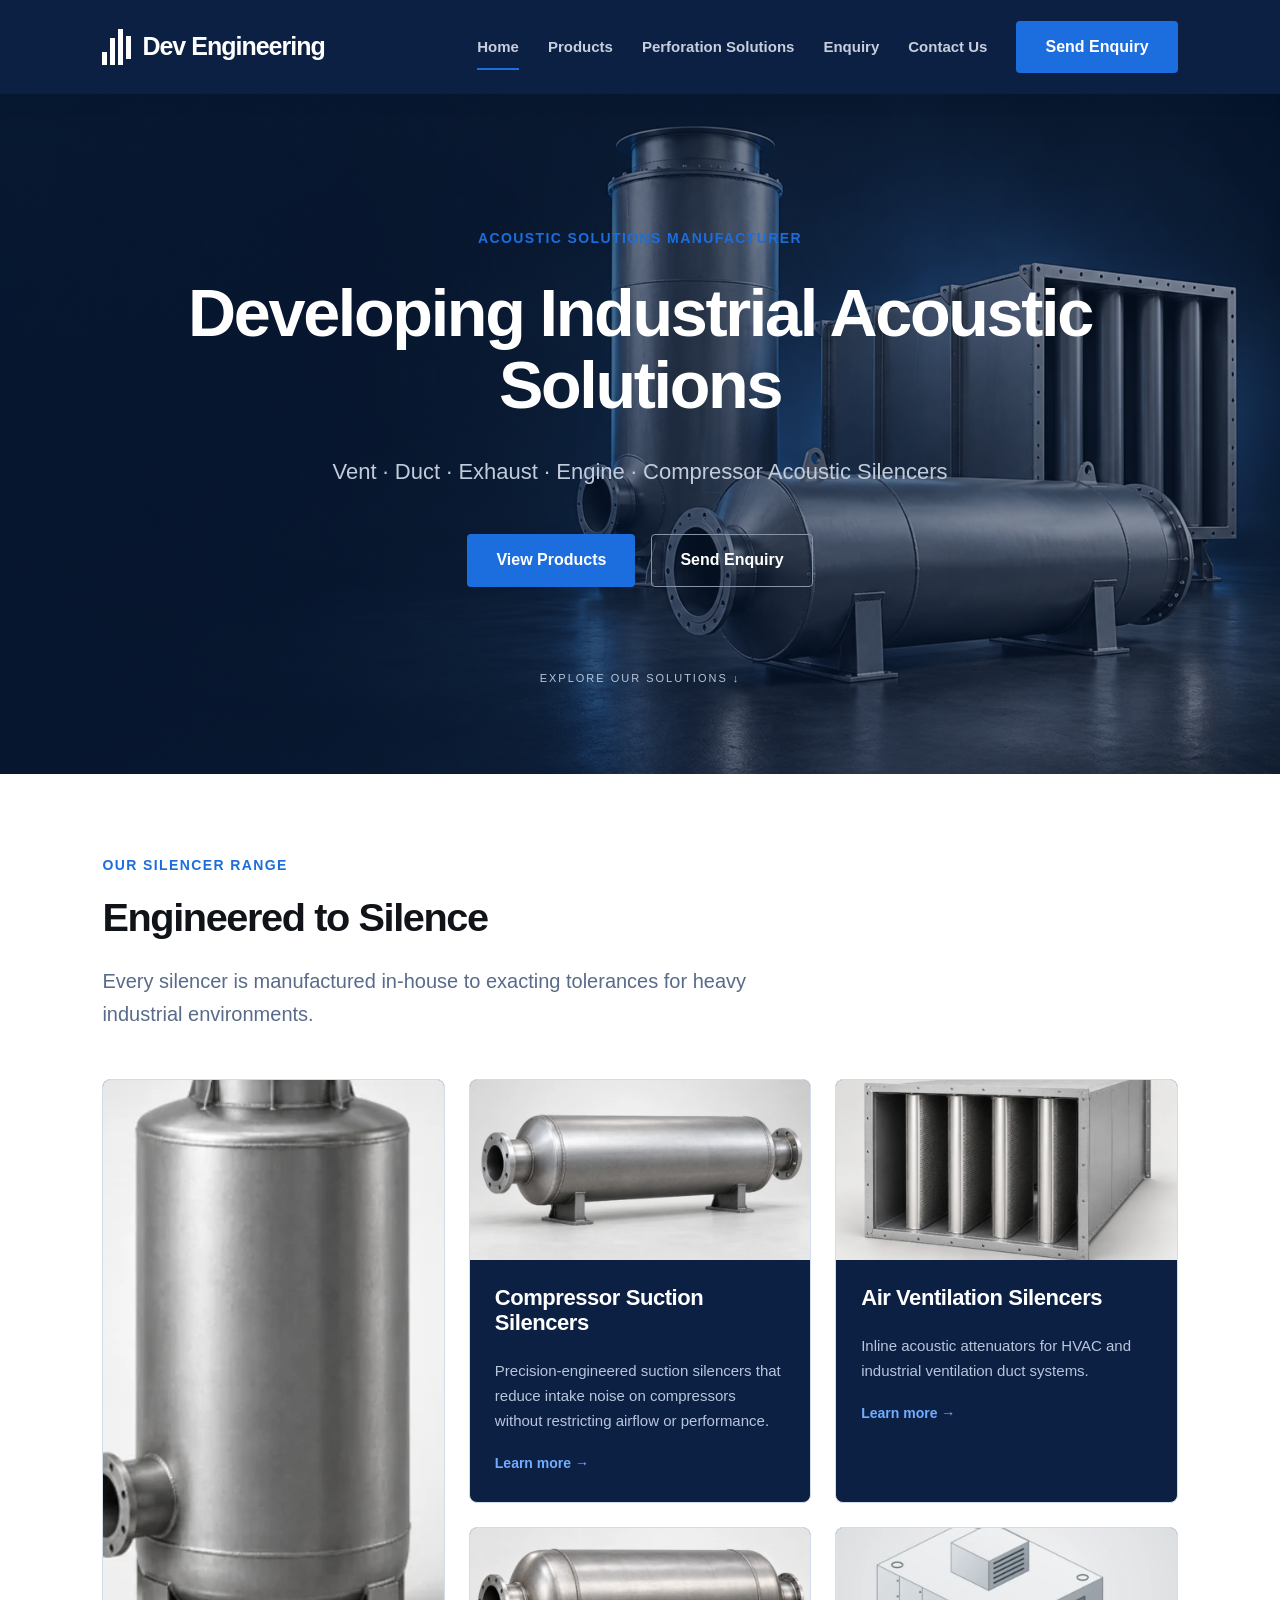
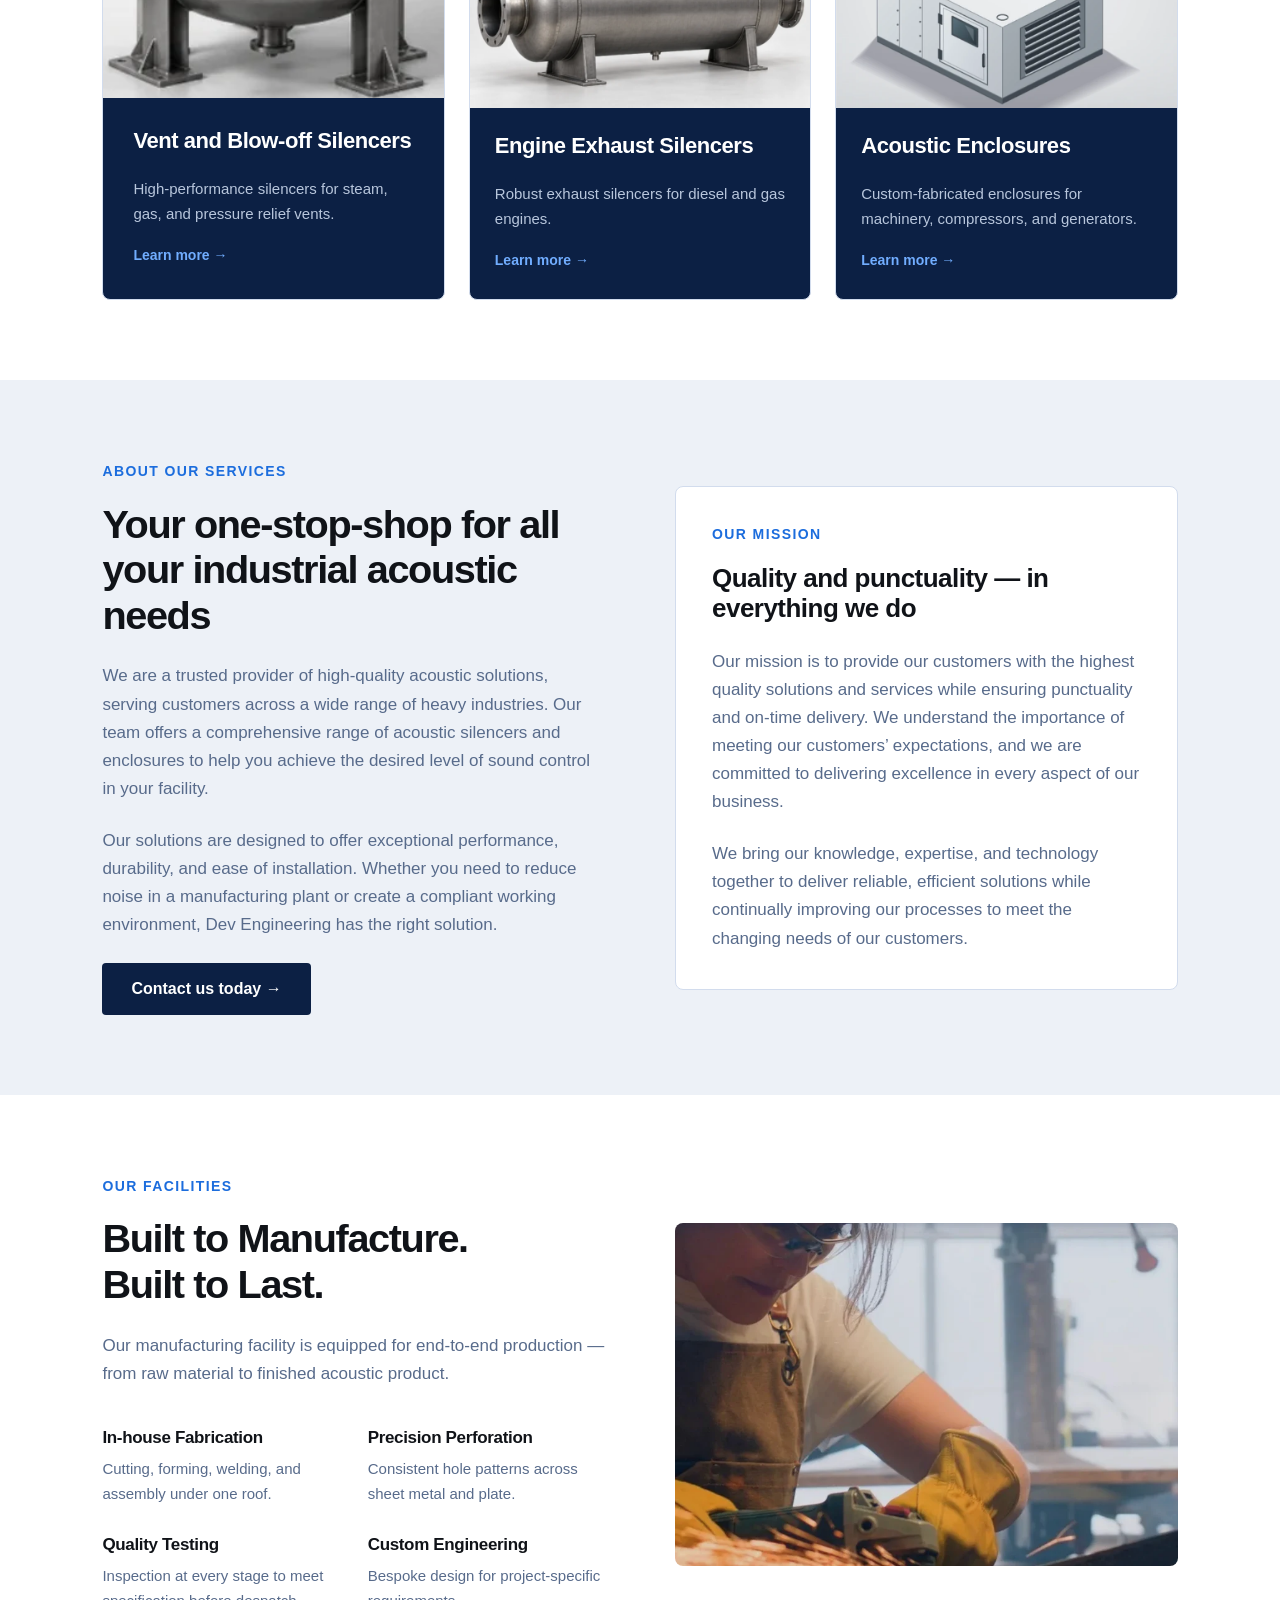
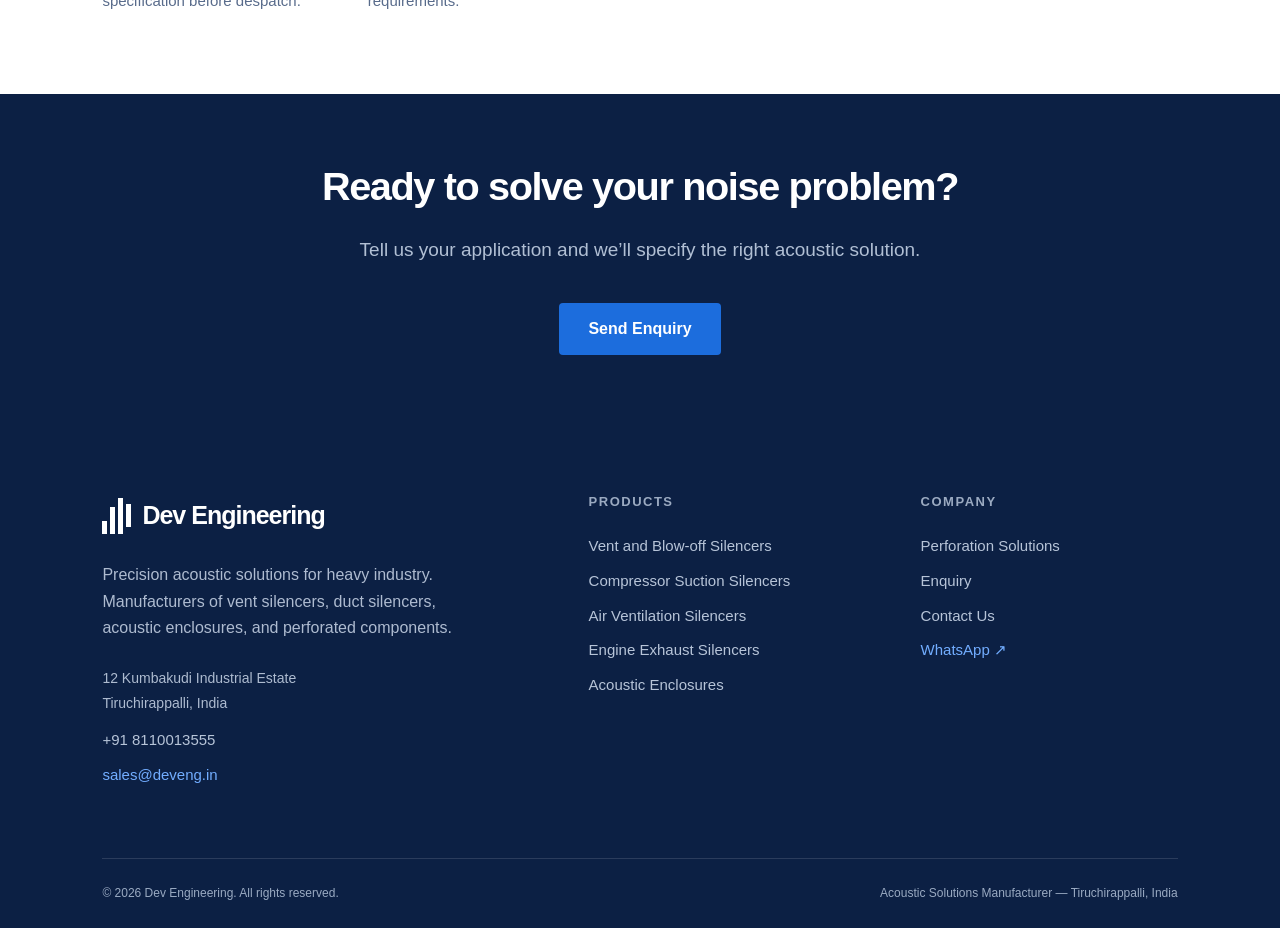
<file: index.html>
<!doctype html><html lang="en"><head><meta charset="utf-8"><meta name="viewport" content="width=device-width,initial-scale=1"><title>Industrial Acoustic Solutions | Dev Engineering</title><meta name="description" content="Industrial acoustic silencers, enclosures and precision perforation solutions from Dev Engineering, Tiruchirappalli, India."><meta name="theme-color" content="#0c2044"><link rel="canonical" href="https://deveng.in/"><link rel="icon" href="assets/favicon.svg" type="image/svg+xml"><link rel="stylesheet" href="styles.css"><script src="site.js" defer></script></head><body><a class="skip" href="#main">Skip to content</a><header><div class="wrap header-inner"><a class="logo" href="index.html" aria-label="Dev Engineering home"><span class="mark" aria-hidden="true"><i></i><i></i><i></i><i></i></span><span>Dev Engineering</span></a><button class="menu" aria-controls="navigation" aria-expanded="false" type="button">Menu <span aria-hidden="true">☰</span></button><nav id="navigation" aria-label="Main navigation"><a href="index.html" aria-current="page">Home</a><a href="products.html">Products</a><a href="perforation.html">Perforation Solutions</a><a href="enquiry.html">Enquiry</a><a href="contact.html">Contact Us</a><a class="button " href="enquiry.html">Send Enquiry</a></nav></div></header><main id="main"><section class="hero"><div class="hero-art" aria-hidden="true"><div class="photo ventilation" role="img" aria-label=""></div><div class="photo exhaust" role="img" aria-label=""></div></div><div class="wrap hero-content"><p class="eyebrow">Acoustic Solutions Manufacturer</p><h1>Developing Industrial Acoustic Solutions</h1><p class="hero-sub">Vent · Duct · Exhaust · Engine · Compressor Acoustic Silencers</p><div class="actions"><a class="button " href="products.html">View Products</a><a class="button outline" href="enquiry.html">Send Enquiry</a></div><a class="scroll" href="#range">EXPLORE OUR SOLUTIONS ↓</a></div></section><section id="range" class="section wrap"><p class="eyebrow">Our Silencer Range</p><h2>Engineered to Silence</h2><p class="intro">Every silencer is manufactured in-house to exacting tolerances for heavy industrial environments.</p><div class="product-grid"><a class="product-card" href="products.html#vent"><div class="photo vent" role="img" aria-label="Vent and Blow-off Silencers"></div><div><h3>Vent and Blow-off Silencers</h3><p>High-performance silencers for steam, gas, and pressure relief vents.</p><span class="blue">Learn more →</span></div></a><a class="product-card" href="products.html#compressor"><div class="photo compressor" role="img" aria-label="Compressor Suction Silencers"></div><div><h3>Compressor Suction Silencers</h3><p>Precision-engineered suction silencers that reduce intake noise on compressors without restricting airflow or performance.</p><span class="blue">Learn more →</span></div></a><a class="product-card" href="products.html#ventilation"><div class="photo ventilation" role="img" aria-label="Air Ventilation Silencers"></div><div><h3>Air Ventilation Silencers</h3><p>Inline acoustic attenuators for HVAC and industrial ventilation duct systems.</p><span class="blue">Learn more →</span></div></a><a class="product-card" href="products.html#exhaust"><div class="photo exhaust" role="img" aria-label="Engine Exhaust Silencers"></div><div><h3>Engine Exhaust Silencers</h3><p>Robust exhaust silencers for diesel and gas engines.</p><span class="blue">Learn more →</span></div></a><a class="product-card" href="products.html#enclosure"><div class="photo enclosure" role="img" aria-label="Acoustic Enclosures"></div><div><h3>Acoustic Enclosures</h3><p>Custom-fabricated enclosures for machinery, compressors, and generators.</p><span class="blue">Learn more →</span></div></a></div></section><section class="section pale"><div class="wrap split"><div><p class="eyebrow">About Our Services</p><h2>Your one-stop-shop for all your industrial acoustic needs</h2><p>We are a trusted provider of high-quality acoustic solutions, serving customers across a wide range of heavy industries. Our team offers a comprehensive range of acoustic silencers and enclosures to help you achieve the desired level of sound control in your facility.</p><p>Our solutions are designed to offer exceptional performance, durability, and ease of installation. Whether you need to reduce noise in a manufacturing plant or create a compliant working environment, Dev Engineering has the right solution.</p><a class="button navy" href="contact.html">Contact us today →</a></div><div class="panel"><p class="eyebrow">Our Mission</p><h3>Quality and punctuality — in everything we do</h3><p>Our mission is to provide our customers with the highest quality solutions and services while ensuring punctuality and on-time delivery. We understand the importance of meeting our customers’ expectations, and we are committed to delivering excellence in every aspect of our business.</p><p>We bring our knowledge, expertise, and technology together to deliver reliable, efficient solutions while continually improving our processes to meet the changing needs of our customers.</p></div></div></section><section class="section wrap split"><div><p class="eyebrow">Our Facilities</p><h2>Built to Manufacture.<br>Built to Last.</h2><p>Our manufacturing facility is equipped for end-to-end production — from raw material to finished acoustic product.</p><div class="features"><div><h3>In-house Fabrication</h3><p>Cutting, forming, welding, and assembly under one roof.</p></div><div><h3>Precision Perforation</h3><p>Consistent hole patterns across sheet metal and plate.</p></div><div><h3>Quality Testing</h3><p>Inspection at every stage to meet specification before despatch.</p></div><div><h3>Custom Engineering</h3><p>Bespoke design for project-specific requirements.</p></div></div></div><div class="photo facility" role="img" aria-label="Manufacturing and metalworking"></div></section><section class="cta"><div class="wrap"><h2>Ready to solve your noise problem?</h2><p>Tell us your application and we’ll specify the right acoustic solution.</p><a class="button " href="enquiry.html">Send Enquiry</a></div></section></main><footer><div class="wrap footer-grid"><div><a class="logo" href="index.html"><span class="mark" aria-hidden="true"><i></i><i></i><i></i><i></i></span><span>Dev Engineering</span></a><p>Precision acoustic solutions for heavy industry.<br>Manufacturers of vent silencers, duct silencers, acoustic enclosures, and perforated components.</p><address>12 Kumbakudi Industrial Estate<br>Tiruchirappalli, India</address><a href="tel:+918110013555">+91 8110013555</a><a class="blue" href="mailto:sales@deveng.in">sales@deveng.in</a></div><div><h3>Products</h3><a href="products.html#vent">Vent and Blow-off Silencers</a><a href="products.html#compressor">Compressor Suction Silencers</a><a href="products.html#ventilation">Air Ventilation Silencers</a><a href="products.html#exhaust">Engine Exhaust Silencers</a><a href="products.html#enclosure">Acoustic Enclosures</a></div><div><h3>Company</h3><a href="perforation.html">Perforation Solutions</a><a href="enquiry.html">Enquiry</a><a href="contact.html">Contact Us</a><a class="blue" href="https://wa.me/918110013555" target="_blank" rel="noopener noreferrer">WhatsApp ↗</a></div></div><div class="wrap copyright"><span>© 2026 Dev Engineering. All rights reserved.</span><span>Acoustic Solutions Manufacturer — Tiruchirappalli, India</span></div></footer></body></html>
</file>
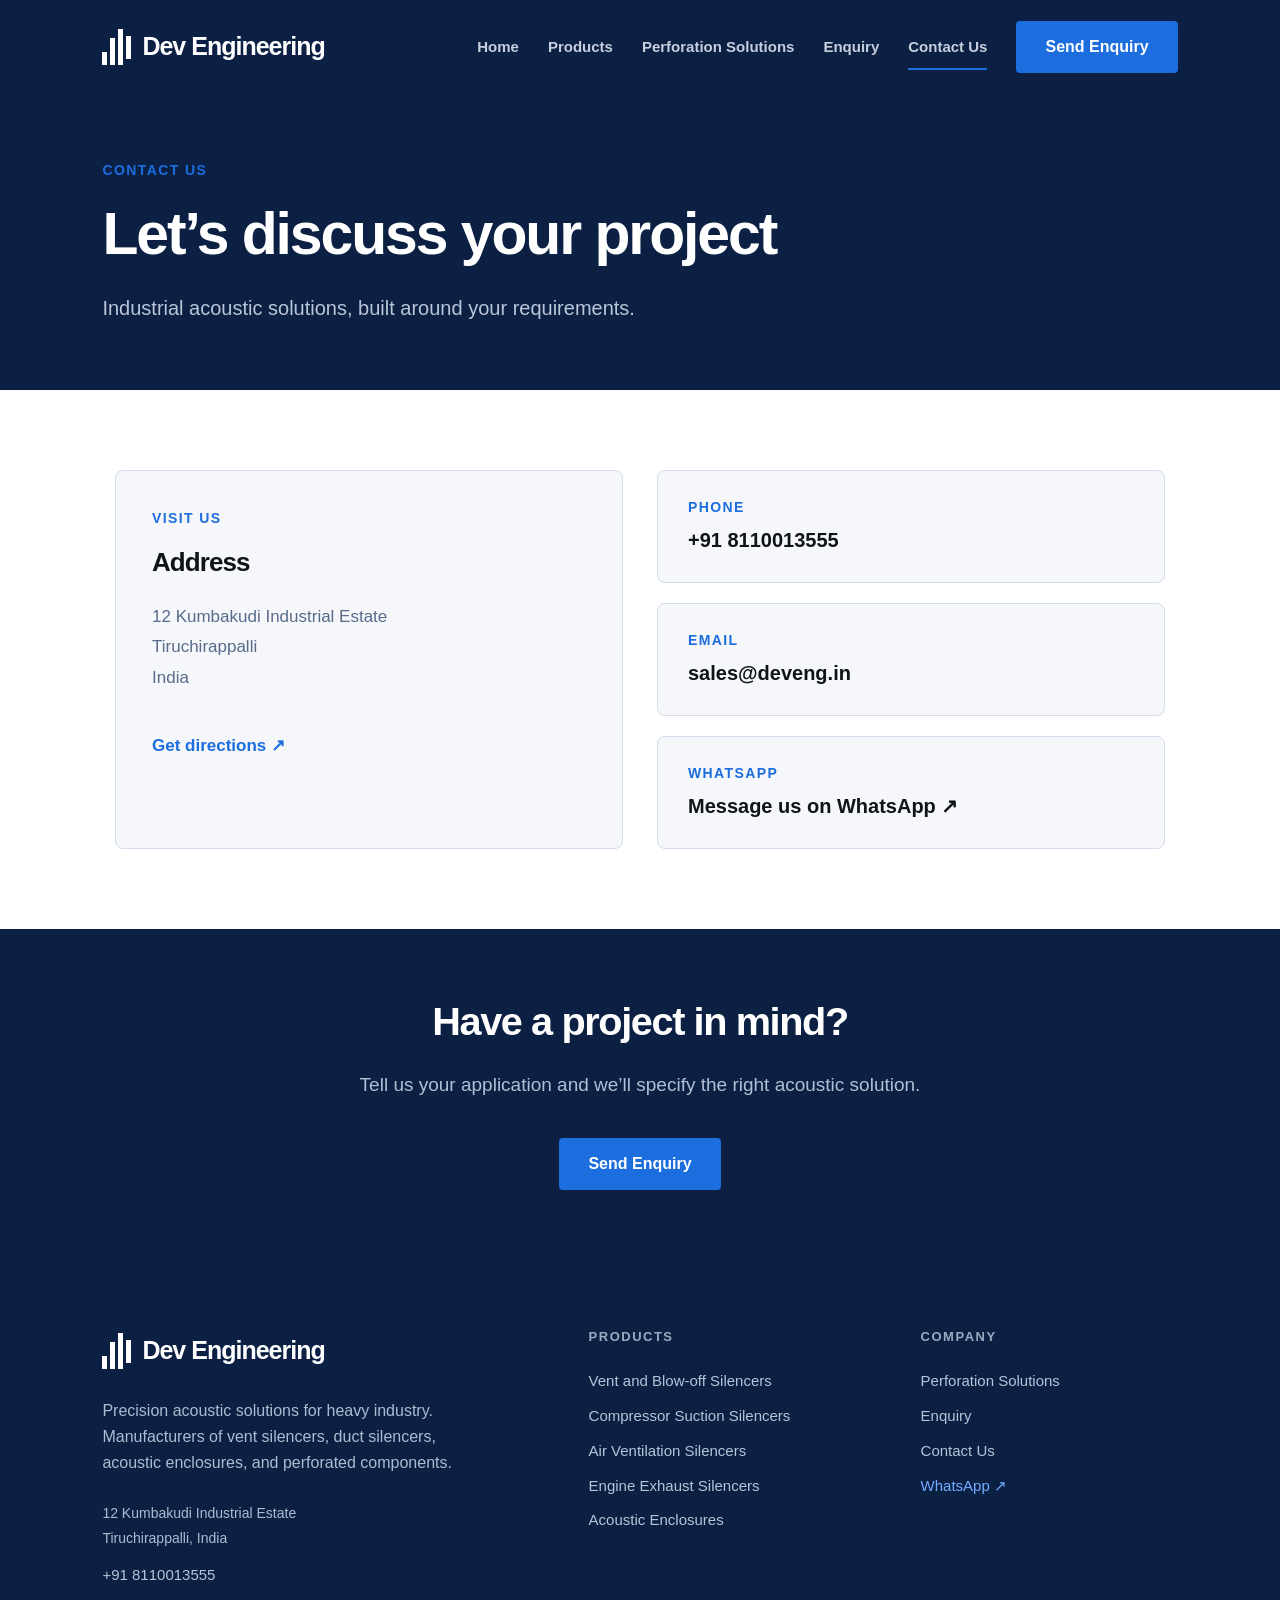
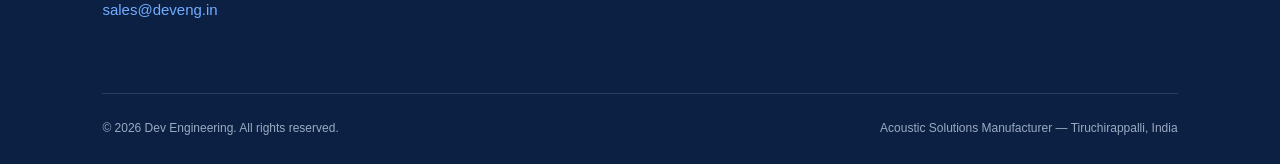
<file: contact.html>
<!doctype html><html lang="en"><head><meta charset="utf-8"><meta name="viewport" content="width=device-width,initial-scale=1"><title>Contact Us | Dev Engineering</title><meta name="description" content="Contact Dev Engineering at sales@deveng.in or +91 8110013555. Visit us at Kumbakudi Industrial Estate, Tiruchirappalli, India."><meta name="theme-color" content="#0c2044"><link rel="canonical" href="https://deveng.in/contact.html"><link rel="icon" href="assets/favicon.svg" type="image/svg+xml"><link rel="stylesheet" href="styles.css"><script src="site.js" defer></script></head><body><a class="skip" href="#main">Skip to content</a><header><div class="wrap header-inner"><a class="logo" href="index.html" aria-label="Dev Engineering home"><span class="mark" aria-hidden="true"><i></i><i></i><i></i><i></i></span><span>Dev Engineering</span></a><button class="menu" aria-controls="navigation" aria-expanded="false" type="button">Menu <span aria-hidden="true">☰</span></button><nav id="navigation" aria-label="Main navigation"><a href="index.html">Home</a><a href="products.html">Products</a><a href="perforation.html">Perforation Solutions</a><a href="enquiry.html">Enquiry</a><a href="contact.html" aria-current="page">Contact Us</a><a class="button " href="enquiry.html">Send Enquiry</a></nav></div></header><main id="main"><section class="banner"><div class="wrap"><p class="eyebrow">Contact Us</p><h1>Let’s discuss your project</h1><p>Industrial acoustic solutions, built around your requirements.</p></div></section><section class="section wrap"><div class="contact-grid"><article class="panel"><p class="eyebrow">Visit Us</p><h2>Address</h2><address>12 Kumbakudi Industrial Estate<br>Tiruchirappalli<br>India</address><a class="text-link" href="https://www.google.com/maps/search/?api=1&amp;query=12+Kumbakudi+Industrial+Estate+Tiruchirappalli+India" target="_blank" rel="noopener noreferrer">Get directions ↗</a></article><div class="contact-links"><a class="panel" href="tel:+918110013555"><span class="eyebrow">Phone</span><strong>+91 8110013555</strong></a><a class="panel" href="mailto:sales@deveng.in"><span class="eyebrow">Email</span><strong>sales@deveng.in</strong></a><a class="panel" href="https://wa.me/918110013555" target="_blank" rel="noopener noreferrer"><span class="eyebrow">WhatsApp</span><strong>Message us on WhatsApp ↗</strong></a></div></div></section><section class="cta"><div class="wrap"><h2>Have a project in mind?</h2><p>Tell us your application and we’ll specify the right acoustic solution.</p><a class="button " href="enquiry.html">Send Enquiry</a></div></section></main><footer><div class="wrap footer-grid"><div><a class="logo" href="index.html"><span class="mark" aria-hidden="true"><i></i><i></i><i></i><i></i></span><span>Dev Engineering</span></a><p>Precision acoustic solutions for heavy industry.<br>Manufacturers of vent silencers, duct silencers, acoustic enclosures, and perforated components.</p><address>12 Kumbakudi Industrial Estate<br>Tiruchirappalli, India</address><a href="tel:+918110013555">+91 8110013555</a><a class="blue" href="mailto:sales@deveng.in">sales@deveng.in</a></div><div><h3>Products</h3><a href="products.html#vent">Vent and Blow-off Silencers</a><a href="products.html#compressor">Compressor Suction Silencers</a><a href="products.html#ventilation">Air Ventilation Silencers</a><a href="products.html#exhaust">Engine Exhaust Silencers</a><a href="products.html#enclosure">Acoustic Enclosures</a></div><div><h3>Company</h3><a href="perforation.html">Perforation Solutions</a><a href="enquiry.html">Enquiry</a><a href="contact.html">Contact Us</a><a class="blue" href="https://wa.me/918110013555" target="_blank" rel="noopener noreferrer">WhatsApp ↗</a></div></div><div class="wrap copyright"><span>© 2026 Dev Engineering. All rights reserved.</span><span>Acoustic Solutions Manufacturer — Tiruchirappalli, India</span></div></footer></body></html>
</file>
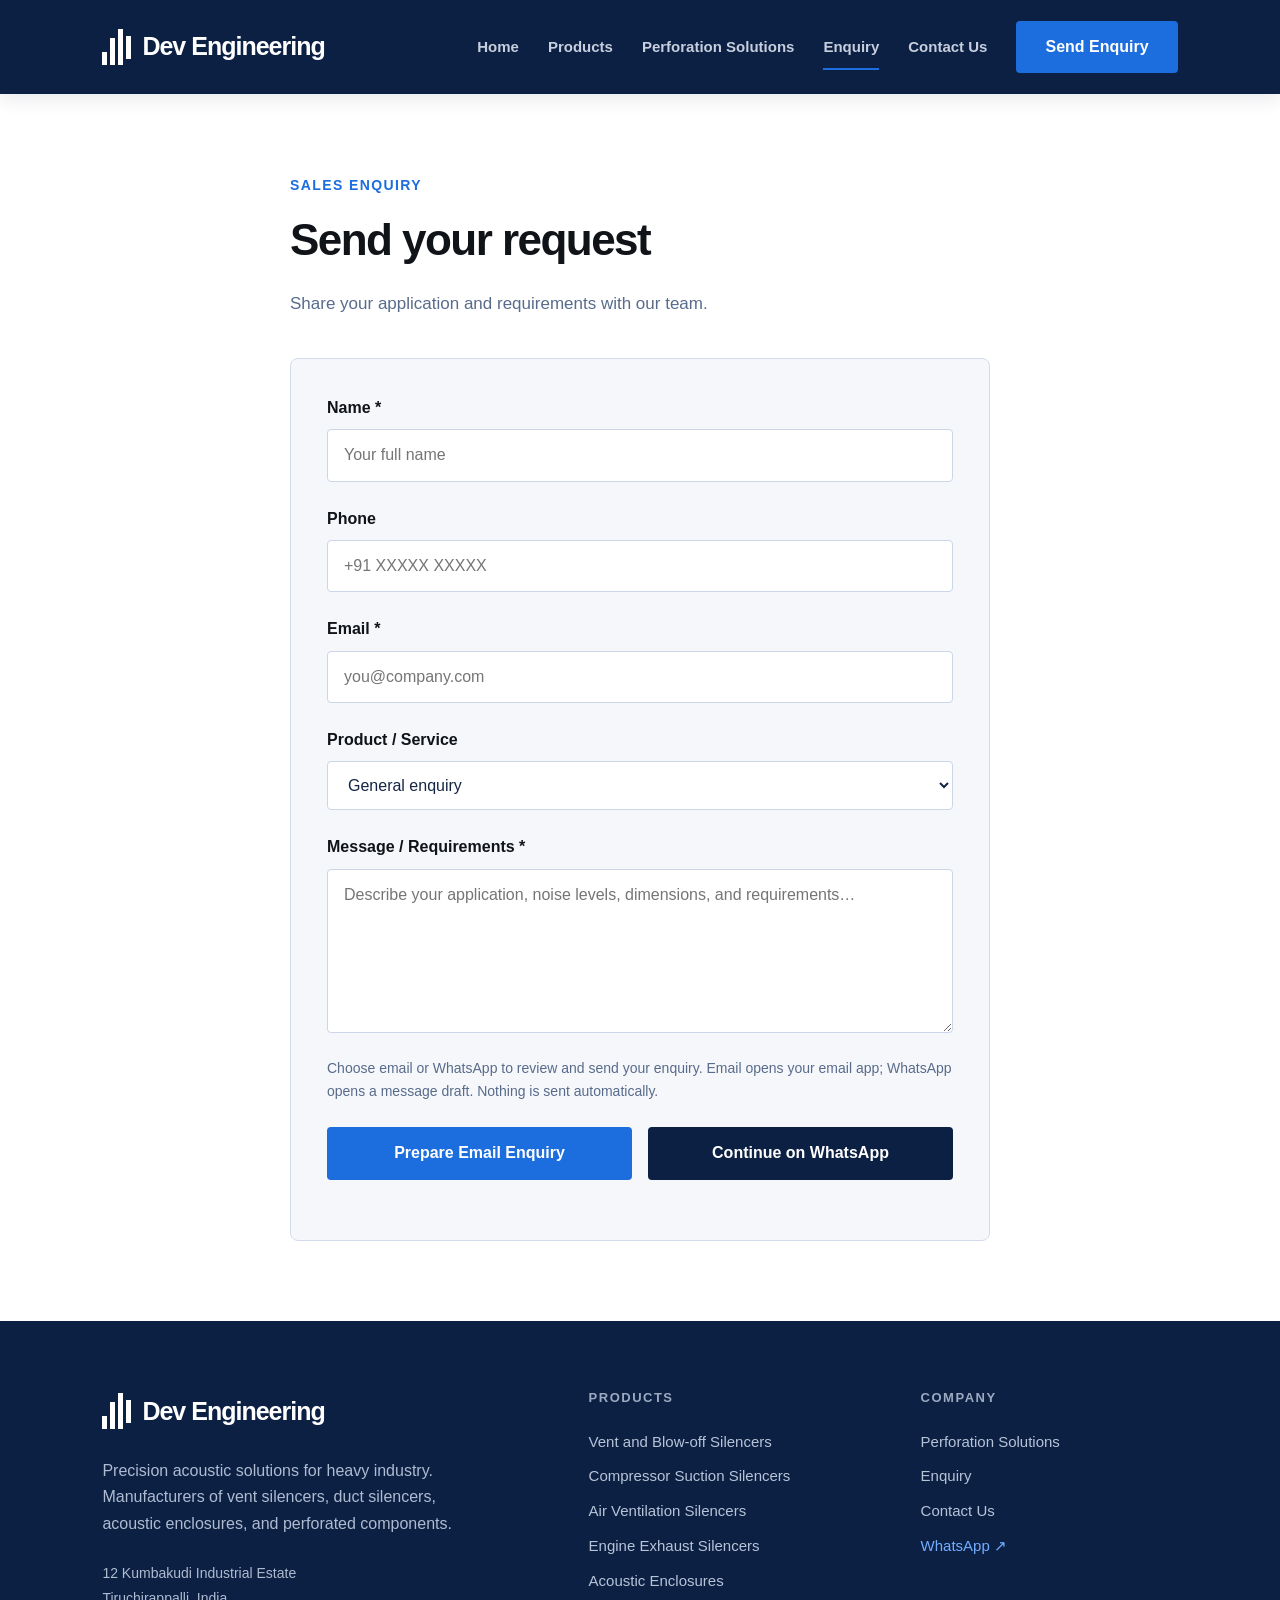
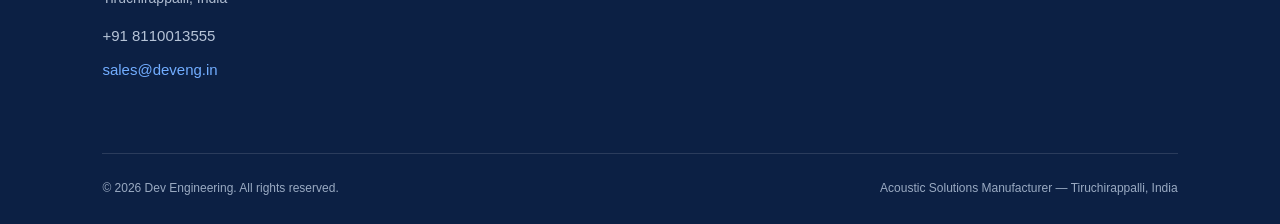
<file: enquiry.html>
<!doctype html><html lang="en"><head><meta charset="utf-8"><meta name="viewport" content="width=device-width,initial-scale=1"><title>Send an Enquiry | Dev Engineering</title><meta name="description" content="Send Dev Engineering your acoustic silencer or perforation requirements by email or WhatsApp."><meta name="theme-color" content="#0c2044"><link rel="canonical" href="https://deveng.in/enquiry.html"><link rel="icon" href="assets/favicon.svg" type="image/svg+xml"><link rel="stylesheet" href="styles.css"><script src="site.js" defer></script></head><body><a class="skip" href="#main">Skip to content</a><header><div class="wrap header-inner"><a class="logo" href="index.html" aria-label="Dev Engineering home"><span class="mark" aria-hidden="true"><i></i><i></i><i></i><i></i></span><span>Dev Engineering</span></a><button class="menu" aria-controls="navigation" aria-expanded="false" type="button">Menu <span aria-hidden="true">☰</span></button><nav id="navigation" aria-label="Main navigation"><a href="index.html">Home</a><a href="products.html">Products</a><a href="perforation.html">Perforation Solutions</a><a href="enquiry.html" aria-current="page">Enquiry</a><a href="contact.html">Contact Us</a><a class="button " href="enquiry.html">Send Enquiry</a></nav></div></header><main id="main"><section class="section enquiry-wrap"><p class="eyebrow">Sales Enquiry</p><h1>Send your request</h1><p>Share your application and requirements with our team.</p><form id="enquiry-form" class="panel"><label for="name">Name *</label><input id="name" name="name" autocomplete="name" maxlength="100" required placeholder="Your full name"><label for="phone">Phone</label><input id="phone" name="phone" type="tel" autocomplete="tel" maxlength="40" placeholder="+91 XXXXX XXXXX"><label for="email">Email *</label><input id="email" name="email" type="email" autocomplete="email" maxlength="160" required placeholder="you@company.com"><label for="product">Product / Service</label><select id="product" name="product"><option value="general">General enquiry</option><option value="vent">Vent and Blow-off Silencers</option><option value="compressor">Compressor Suction Silencers</option><option value="ventilation">Air Ventilation Silencers</option><option value="exhaust">Engine Exhaust Silencers</option><option value="enclosure">Acoustic Enclosures</option><option value="perforation">Perforation Solutions</option></select><label for="message">Message / Requirements *</label><textarea id="message" name="message" rows="6" maxlength="3000" required placeholder="Describe your application, noise levels, dimensions, and requirements…"></textarea><p class="form-note">Choose email or WhatsApp to review and send your enquiry. Email opens your email app; WhatsApp opens a message draft. Nothing is sent automatically.</p><div class="actions"><button type="submit" class="button" name="channel" value="email">Prepare Email Enquiry</button><button type="submit" class="button navy" name="channel" value="whatsapp">Continue on WhatsApp</button></div><p id="form-status" role="status" aria-live="polite"></p><noscript><p>Please email <a href="mailto:sales@deveng.in">sales@deveng.in</a> or call <a href="tel:+918110013555">+91 8110013555</a>.</p></noscript></form></section></main><footer><div class="wrap footer-grid"><div><a class="logo" href="index.html"><span class="mark" aria-hidden="true"><i></i><i></i><i></i><i></i></span><span>Dev Engineering</span></a><p>Precision acoustic solutions for heavy industry.<br>Manufacturers of vent silencers, duct silencers, acoustic enclosures, and perforated components.</p><address>12 Kumbakudi Industrial Estate<br>Tiruchirappalli, India</address><a href="tel:+918110013555">+91 8110013555</a><a class="blue" href="mailto:sales@deveng.in">sales@deveng.in</a></div><div><h3>Products</h3><a href="products.html#vent">Vent and Blow-off Silencers</a><a href="products.html#compressor">Compressor Suction Silencers</a><a href="products.html#ventilation">Air Ventilation Silencers</a><a href="products.html#exhaust">Engine Exhaust Silencers</a><a href="products.html#enclosure">Acoustic Enclosures</a></div><div><h3>Company</h3><a href="perforation.html">Perforation Solutions</a><a href="enquiry.html">Enquiry</a><a href="contact.html">Contact Us</a><a class="blue" href="https://wa.me/918110013555" target="_blank" rel="noopener noreferrer">WhatsApp ↗</a></div></div><div class="wrap copyright"><span>© 2026 Dev Engineering. All rights reserved.</span><span>Acoustic Solutions Manufacturer — Tiruchirappalli, India</span></div></footer></body></html>
</file>
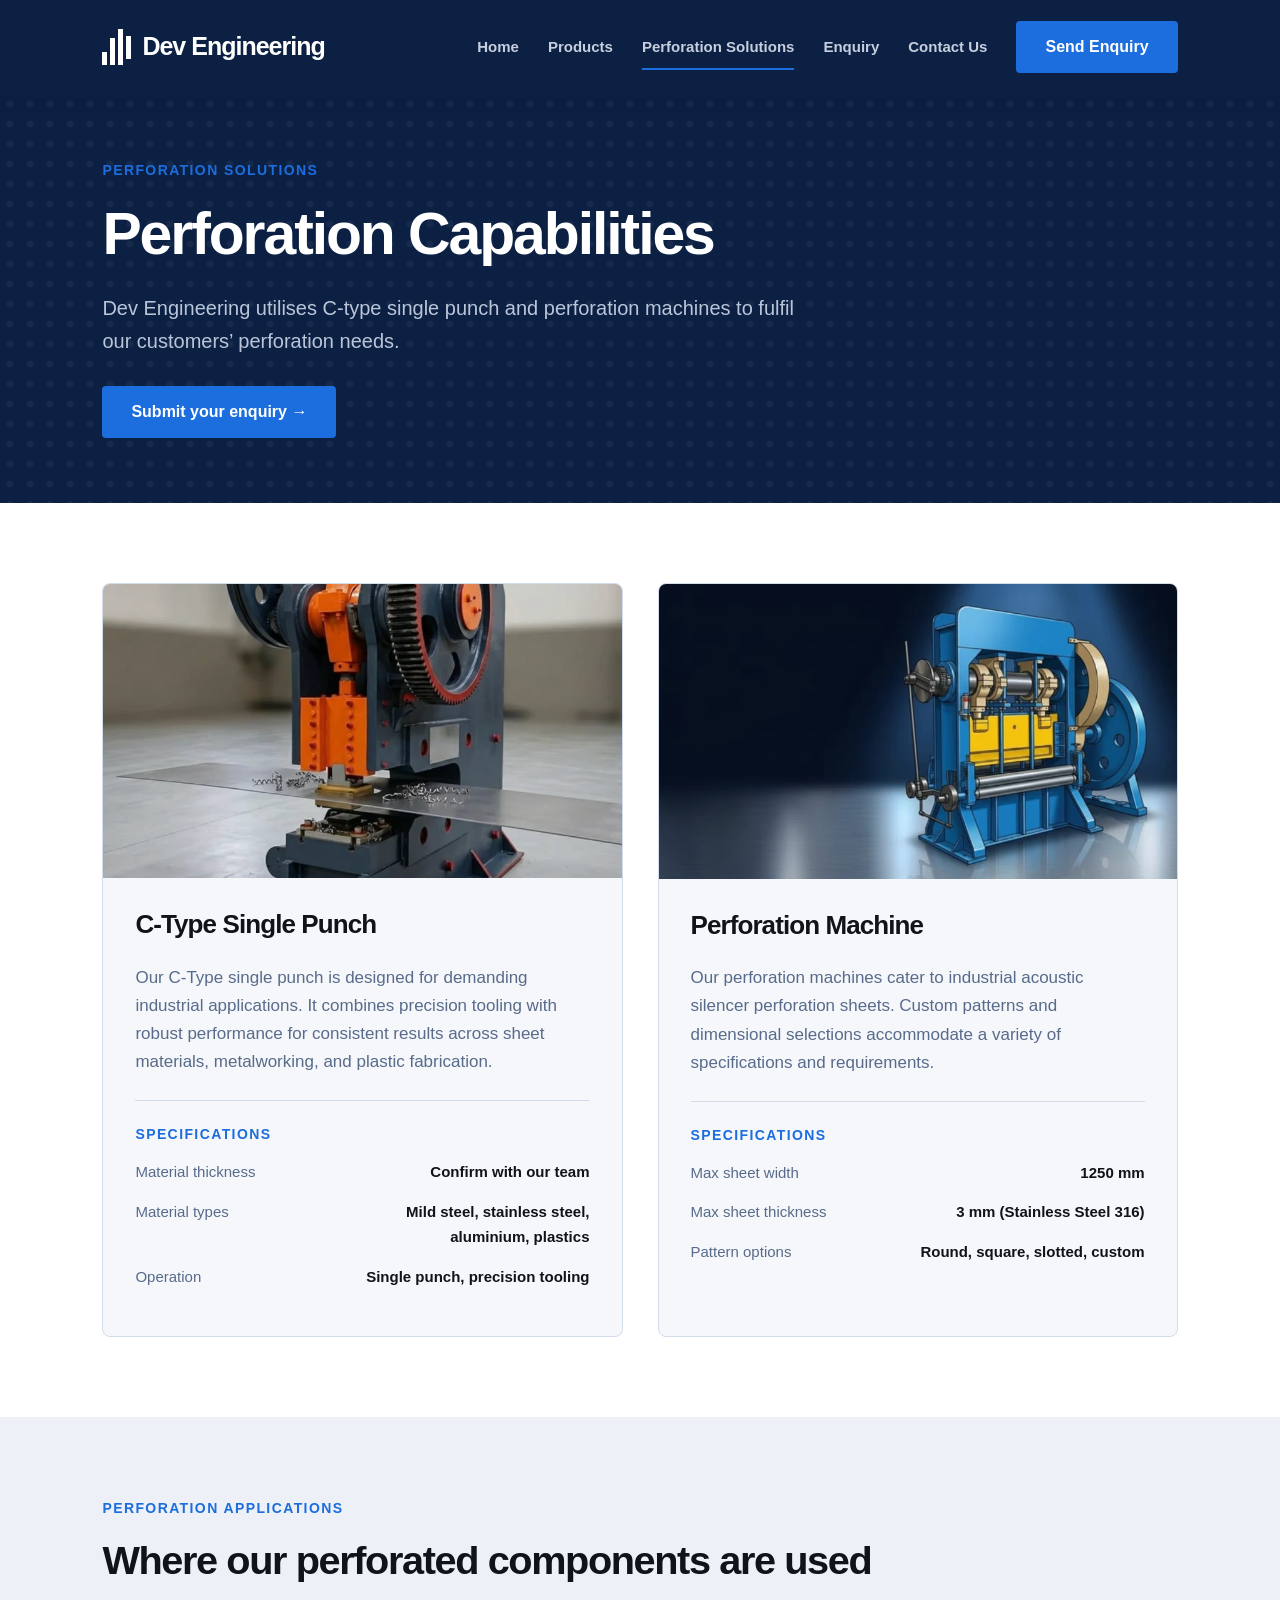
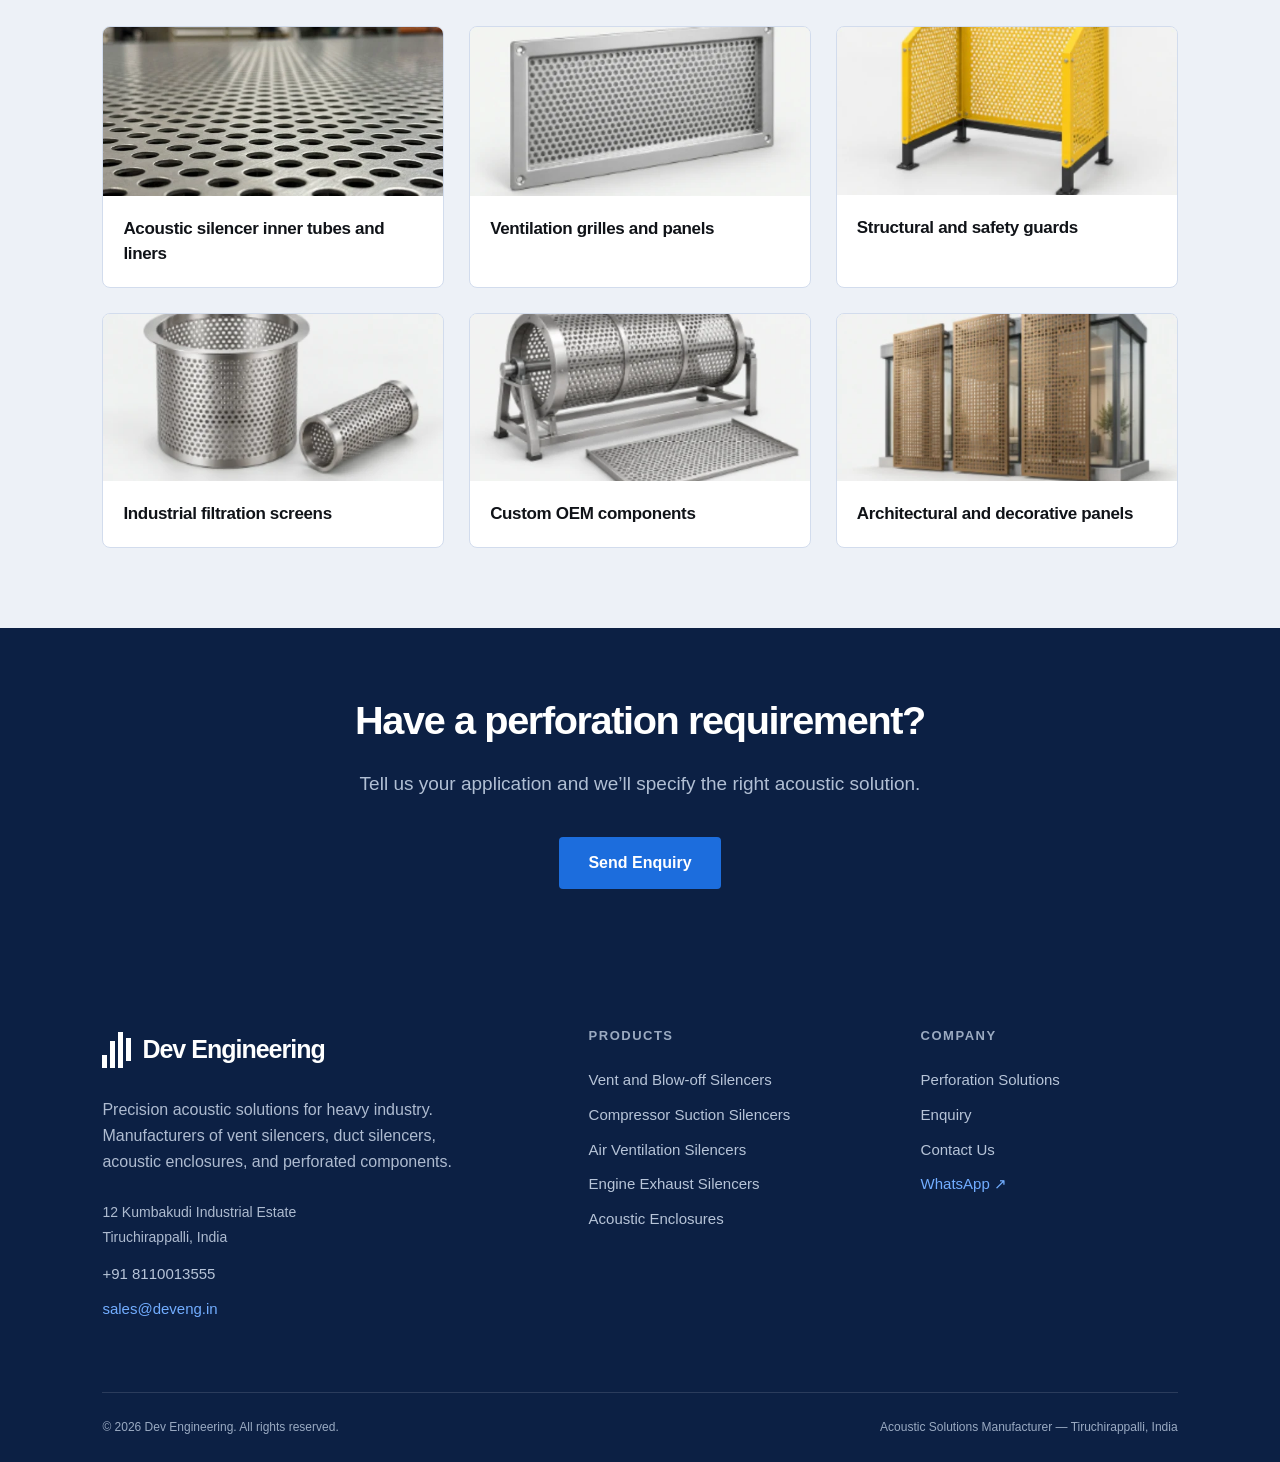
<file: perforation.html>
<!doctype html><html lang="en"><head><meta charset="utf-8"><meta name="viewport" content="width=device-width,initial-scale=1"><title>Perforation Solutions | Dev Engineering</title><meta name="description" content="Precision sheet metal perforation, C-type single punch capabilities and custom perforated components in Tiruchirappalli."><meta name="theme-color" content="#0c2044"><link rel="canonical" href="https://deveng.in/perforation.html"><link rel="icon" href="assets/favicon.svg" type="image/svg+xml"><link rel="stylesheet" href="styles.css"><script src="site.js" defer></script></head><body><a class="skip" href="#main">Skip to content</a><header><div class="wrap header-inner"><a class="logo" href="index.html" aria-label="Dev Engineering home"><span class="mark" aria-hidden="true"><i></i><i></i><i></i><i></i></span><span>Dev Engineering</span></a><button class="menu" aria-controls="navigation" aria-expanded="false" type="button">Menu <span aria-hidden="true">☰</span></button><nav id="navigation" aria-label="Main navigation"><a href="index.html">Home</a><a href="products.html">Products</a><a href="perforation.html" aria-current="page">Perforation Solutions</a><a href="enquiry.html">Enquiry</a><a href="contact.html">Contact Us</a><a class="button " href="enquiry.html">Send Enquiry</a></nav></div></header><main id="main"><section class="banner perforation-banner"><div class="wrap"><p class="eyebrow">Perforation Solutions</p><h1>Perforation Capabilities</h1><p>Dev Engineering utilises C-type single punch and perforation machines to fulfil our customers’ perforation needs.</p><a class="button " href="enquiry.html?product=perforation">Submit your enquiry →</a></div></section><section class="section wrap machine-grid"><article class="machine"><div class="photo punch" role="img" aria-label="C-Type Single Punch"></div><div><h2>C-Type Single Punch</h2><p>Our C-Type single punch is designed for demanding industrial applications. It combines precision tooling with robust performance for consistent results across sheet materials, metalworking, and plastic fabrication.</p><h3 class="eyebrow">Specifications</h3><dl><dt>Material thickness</dt><dd>Confirm with our team</dd><dt>Material types</dt><dd>Mild steel, stainless steel, aluminium, plastics</dd><dt>Operation</dt><dd>Single punch, precision tooling</dd></dl></div></article><article class="machine"><div class="photo perforator" role="img" aria-label="Perforation Machine"></div><div><h2>Perforation Machine</h2><p>Our perforation machines cater to industrial acoustic silencer perforation sheets. Custom patterns and dimensional selections accommodate a variety of specifications and requirements.</p><h3 class="eyebrow">Specifications</h3><dl><dt>Max sheet width</dt><dd>1250 mm</dd><dt>Max sheet thickness</dt><dd>3 mm (Stainless Steel 316)</dd><dt>Pattern options</dt><dd>Round, square, slotted, custom</dd></dl></div></article></section><section class="section pale"><div class="wrap"><p class="eyebrow">Perforation Applications</p><h2>Where our perforated components are used</h2><div class="application-grid"><article class="application"><div class="photo liners" role="img" aria-label="Acoustic silencer inner tubes and liners"></div><h3>Acoustic silencer inner tubes and liners</h3></article><article class="application"><div class="photo grilles" role="img" aria-label="Ventilation grilles and panels"></div><h3>Ventilation grilles and panels</h3></article><article class="application"><div class="photo guards" role="img" aria-label="Structural and safety guards"></div><h3>Structural and safety guards</h3></article><article class="application"><div class="photo filters" role="img" aria-label="Industrial filtration screens"></div><h3>Industrial filtration screens</h3></article><article class="application"><div class="photo oem" role="img" aria-label="Custom OEM components"></div><h3>Custom OEM components</h3></article><article class="application"><div class="photo architecture" role="img" aria-label="Architectural and decorative panels"></div><h3>Architectural and decorative panels</h3></article></div></div></section><section class="cta"><div class="wrap"><h2>Have a perforation requirement?</h2><p>Tell us your application and we’ll specify the right acoustic solution.</p><a class="button " href="enquiry.html">Send Enquiry</a></div></section></main><footer><div class="wrap footer-grid"><div><a class="logo" href="index.html"><span class="mark" aria-hidden="true"><i></i><i></i><i></i><i></i></span><span>Dev Engineering</span></a><p>Precision acoustic solutions for heavy industry.<br>Manufacturers of vent silencers, duct silencers, acoustic enclosures, and perforated components.</p><address>12 Kumbakudi Industrial Estate<br>Tiruchirappalli, India</address><a href="tel:+918110013555">+91 8110013555</a><a class="blue" href="mailto:sales@deveng.in">sales@deveng.in</a></div><div><h3>Products</h3><a href="products.html#vent">Vent and Blow-off Silencers</a><a href="products.html#compressor">Compressor Suction Silencers</a><a href="products.html#ventilation">Air Ventilation Silencers</a><a href="products.html#exhaust">Engine Exhaust Silencers</a><a href="products.html#enclosure">Acoustic Enclosures</a></div><div><h3>Company</h3><a href="perforation.html">Perforation Solutions</a><a href="enquiry.html">Enquiry</a><a href="contact.html">Contact Us</a><a class="blue" href="https://wa.me/918110013555" target="_blank" rel="noopener noreferrer">WhatsApp ↗</a></div></div><div class="wrap copyright"><span>© 2026 Dev Engineering. All rights reserved.</span><span>Acoustic Solutions Manufacturer — Tiruchirappalli, India</span></div></footer></body></html>
</file>
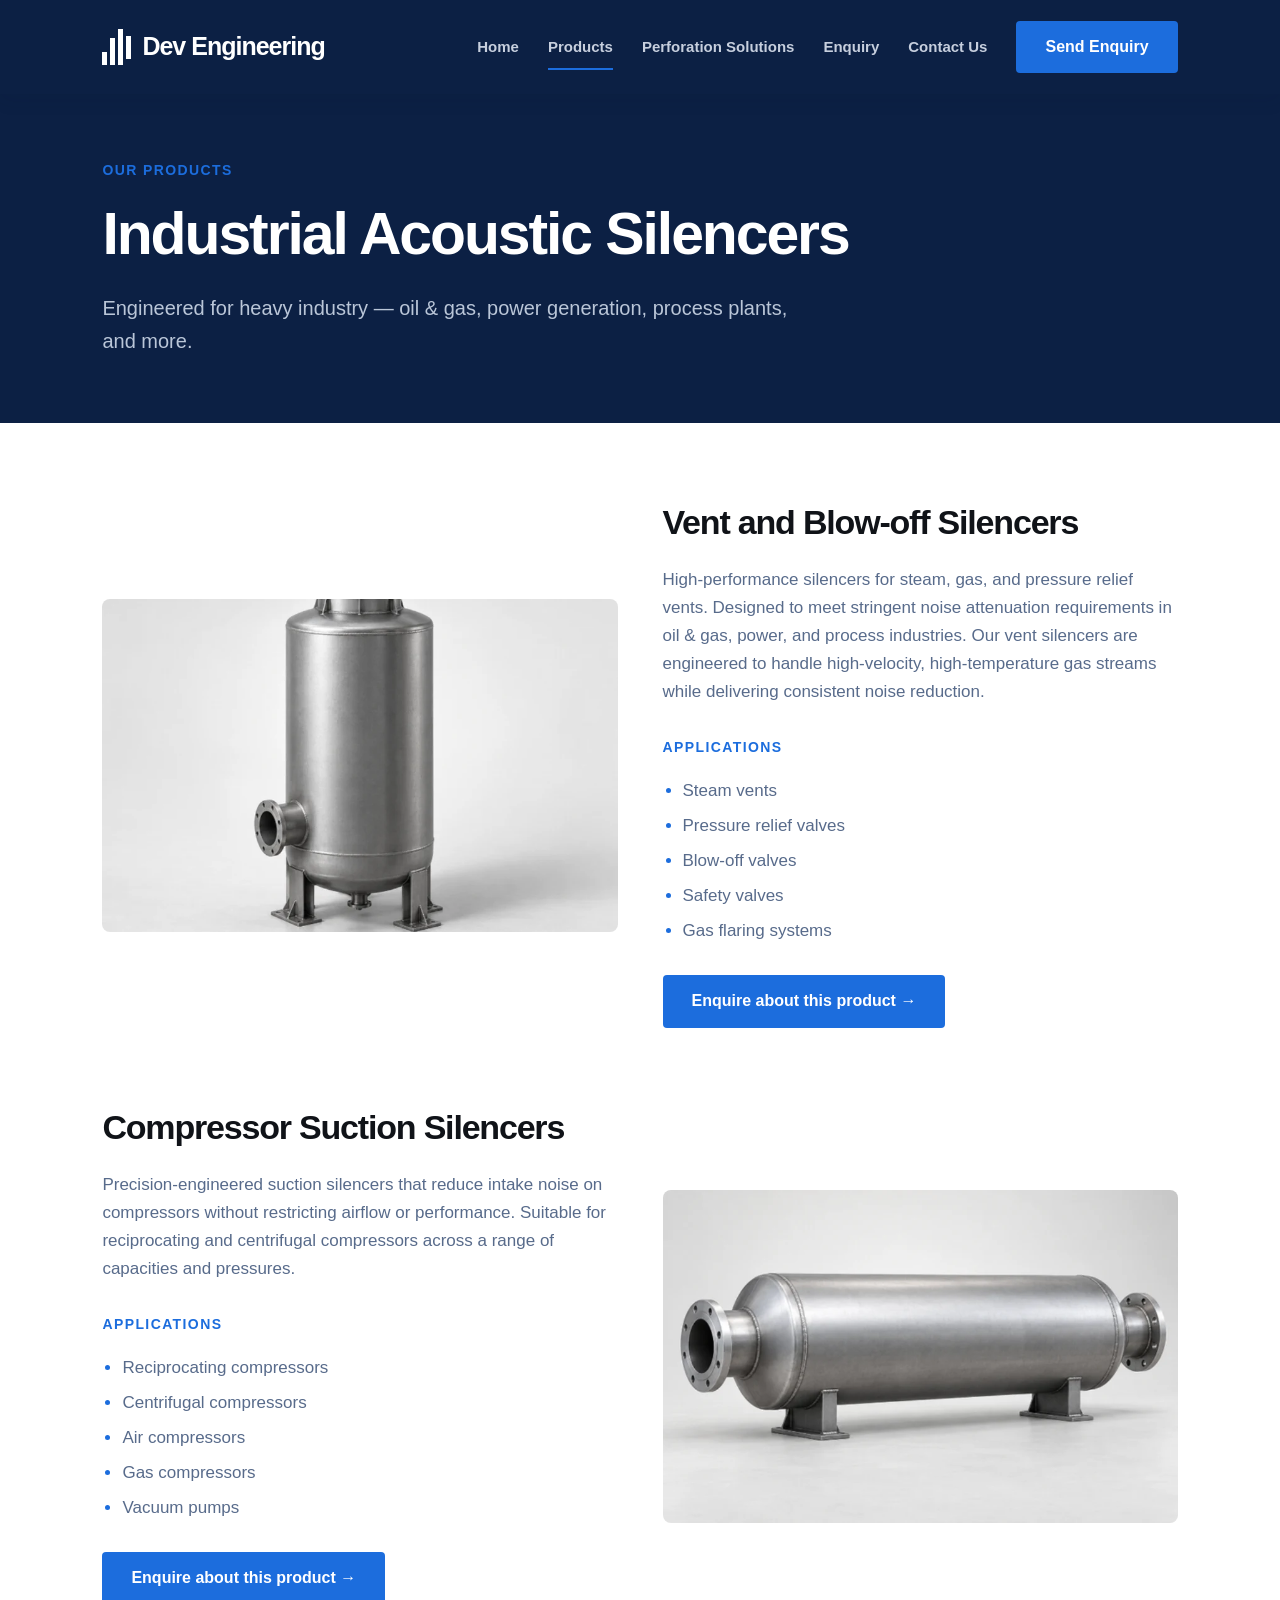
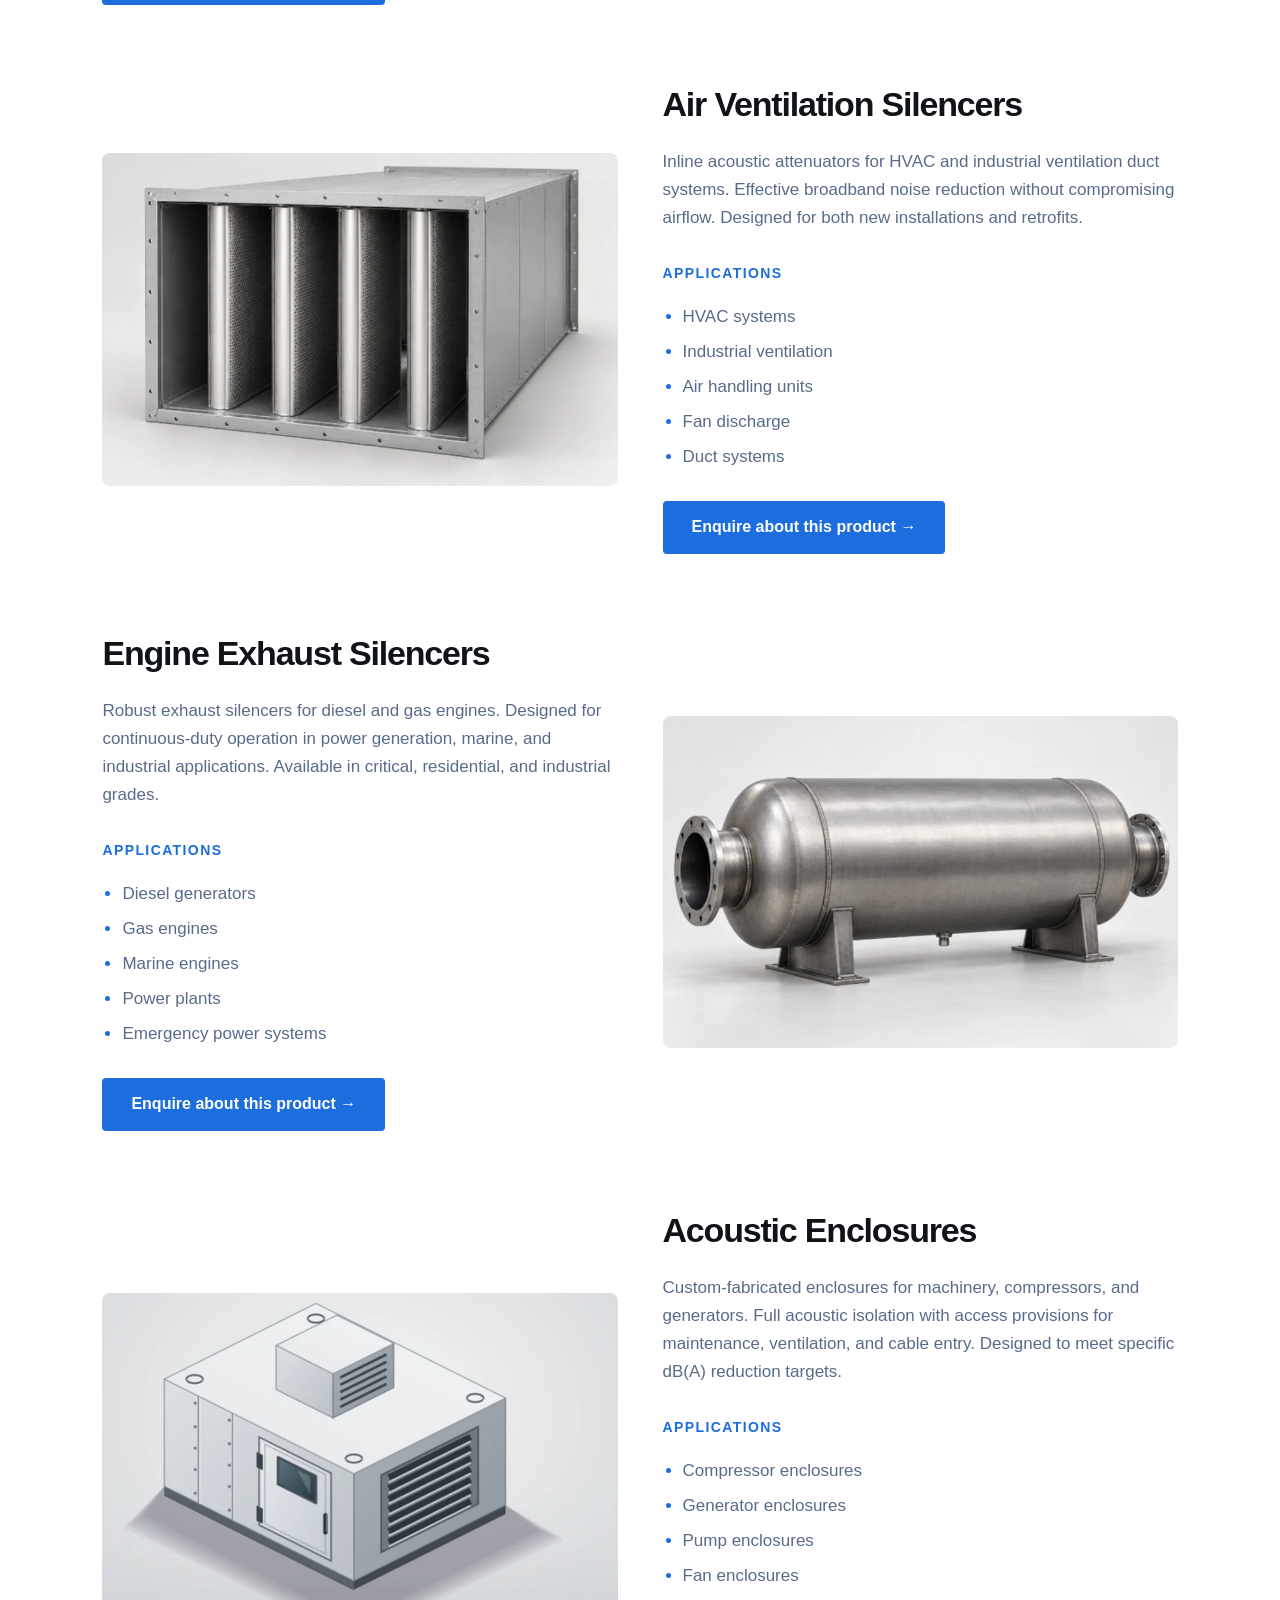
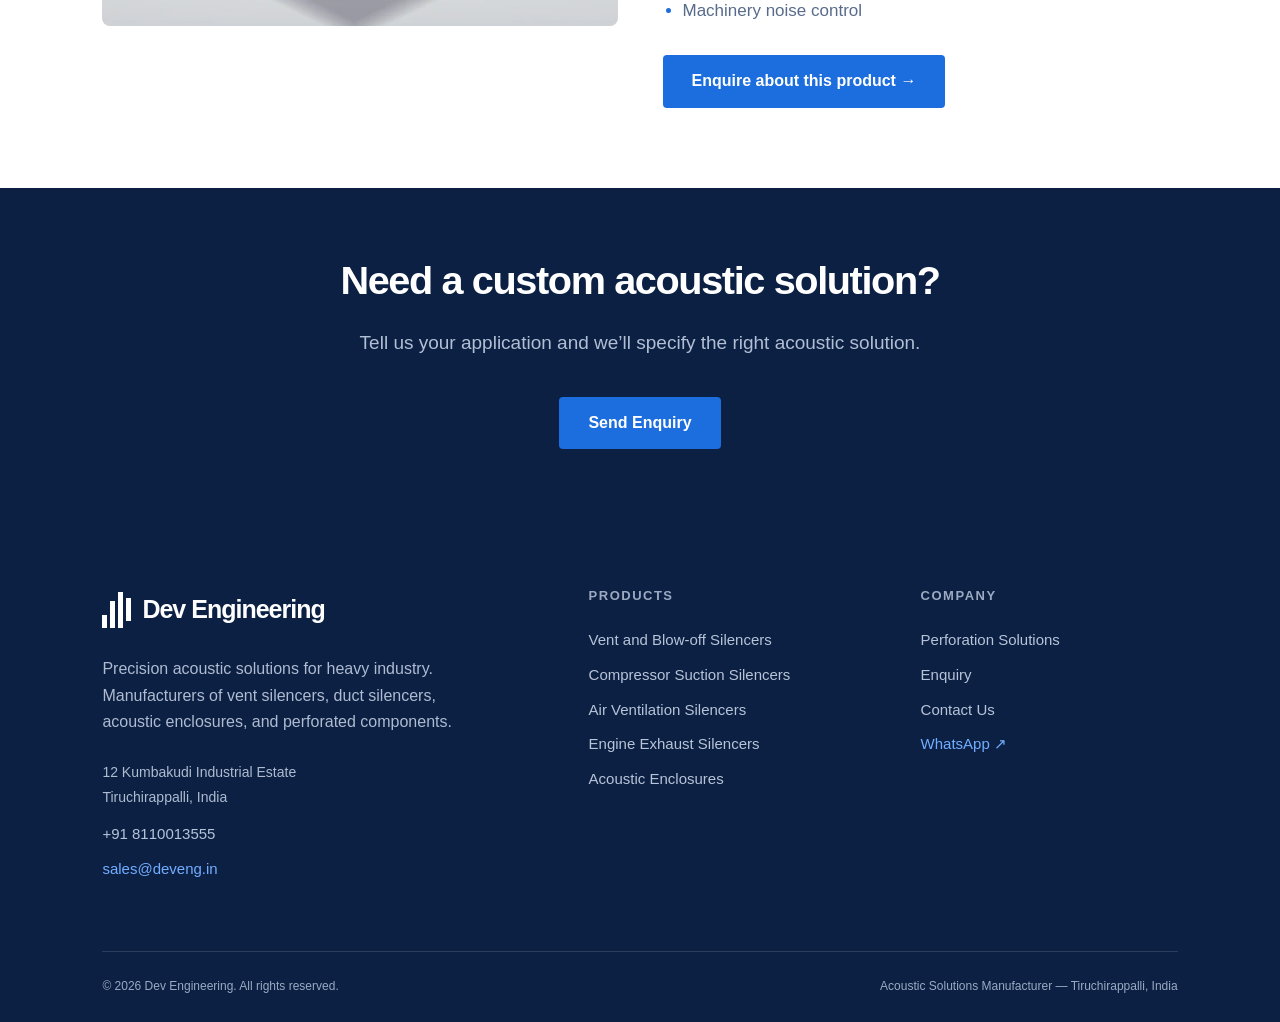
<file: products.html>
<!doctype html><html lang="en"><head><meta charset="utf-8"><meta name="viewport" content="width=device-width,initial-scale=1"><title>Industrial Acoustic Silencers | Dev Engineering</title><meta name="description" content="Explore vent, compressor suction, air ventilation and engine exhaust silencers, plus custom acoustic enclosures."><meta name="theme-color" content="#0c2044"><link rel="canonical" href="https://deveng.in/products.html"><link rel="icon" href="assets/favicon.svg" type="image/svg+xml"><link rel="stylesheet" href="styles.css"><script src="site.js" defer></script></head><body><a class="skip" href="#main">Skip to content</a><header><div class="wrap header-inner"><a class="logo" href="index.html" aria-label="Dev Engineering home"><span class="mark" aria-hidden="true"><i></i><i></i><i></i><i></i></span><span>Dev Engineering</span></a><button class="menu" aria-controls="navigation" aria-expanded="false" type="button">Menu <span aria-hidden="true">☰</span></button><nav id="navigation" aria-label="Main navigation"><a href="index.html">Home</a><a href="products.html" aria-current="page">Products</a><a href="perforation.html">Perforation Solutions</a><a href="enquiry.html">Enquiry</a><a href="contact.html">Contact Us</a><a class="button " href="enquiry.html">Send Enquiry</a></nav></div></header><main id="main"><section class="banner"><div class="wrap"><p class="eyebrow">Our Products</p><h1>Industrial Acoustic Silencers</h1><p>Engineered for heavy industry — oil &amp; gas, power generation, process plants, and more.</p></div></section><div class="wrap section product-list"><section id="vent" class="product-row"><div class="photo vent" role="img" aria-label="Vent and Blow-off Silencers"></div><div><h2>Vent and Blow-off Silencers</h2><p>High-performance silencers for steam, gas, and pressure relief vents. Designed to meet stringent noise attenuation requirements in oil & gas, power, and process industries. Our vent silencers are engineered to handle high-velocity, high-temperature gas streams while delivering consistent noise reduction.</p><p class="eyebrow">Applications</p><ul><li>Steam vents</li><li>Pressure relief valves</li><li>Blow-off valves</li><li>Safety valves</li><li>Gas flaring systems</li></ul><a class="button " href="enquiry.html?product=vent">Enquire about this product →</a></div></section><section id="compressor" class="product-row"><div class="photo compressor" role="img" aria-label="Compressor Suction Silencers"></div><div><h2>Compressor Suction Silencers</h2><p>Precision-engineered suction silencers that reduce intake noise on compressors without restricting airflow or performance. Suitable for reciprocating and centrifugal compressors across a range of capacities and pressures.</p><p class="eyebrow">Applications</p><ul><li>Reciprocating compressors</li><li>Centrifugal compressors</li><li>Air compressors</li><li>Gas compressors</li><li>Vacuum pumps</li></ul><a class="button " href="enquiry.html?product=compressor">Enquire about this product →</a></div></section><section id="ventilation" class="product-row"><div class="photo ventilation" role="img" aria-label="Air Ventilation Silencers"></div><div><h2>Air Ventilation Silencers</h2><p>Inline acoustic attenuators for HVAC and industrial ventilation duct systems. Effective broadband noise reduction without compromising airflow. Designed for both new installations and retrofits.</p><p class="eyebrow">Applications</p><ul><li>HVAC systems</li><li>Industrial ventilation</li><li>Air handling units</li><li>Fan discharge</li><li>Duct systems</li></ul><a class="button " href="enquiry.html?product=ventilation">Enquire about this product →</a></div></section><section id="exhaust" class="product-row"><div class="photo exhaust" role="img" aria-label="Engine Exhaust Silencers"></div><div><h2>Engine Exhaust Silencers</h2><p>Robust exhaust silencers for diesel and gas engines. Designed for continuous-duty operation in power generation, marine, and industrial applications. Available in critical, residential, and industrial grades.</p><p class="eyebrow">Applications</p><ul><li>Diesel generators</li><li>Gas engines</li><li>Marine engines</li><li>Power plants</li><li>Emergency power systems</li></ul><a class="button " href="enquiry.html?product=exhaust">Enquire about this product →</a></div></section><section id="enclosure" class="product-row"><div class="photo enclosure" role="img" aria-label="Acoustic Enclosures"></div><div><h2>Acoustic Enclosures</h2><p>Custom-fabricated enclosures for machinery, compressors, and generators. Full acoustic isolation with access provisions for maintenance, ventilation, and cable entry. Designed to meet specific dB(A) reduction targets.</p><p class="eyebrow">Applications</p><ul><li>Compressor enclosures</li><li>Generator enclosures</li><li>Pump enclosures</li><li>Fan enclosures</li><li>Machinery noise control</li></ul><a class="button " href="enquiry.html?product=enclosure">Enquire about this product →</a></div></section></div><section class="cta"><div class="wrap"><h2>Need a custom acoustic solution?</h2><p>Tell us your application and we’ll specify the right acoustic solution.</p><a class="button " href="enquiry.html">Send Enquiry</a></div></section></main><footer><div class="wrap footer-grid"><div><a class="logo" href="index.html"><span class="mark" aria-hidden="true"><i></i><i></i><i></i><i></i></span><span>Dev Engineering</span></a><p>Precision acoustic solutions for heavy industry.<br>Manufacturers of vent silencers, duct silencers, acoustic enclosures, and perforated components.</p><address>12 Kumbakudi Industrial Estate<br>Tiruchirappalli, India</address><a href="tel:+918110013555">+91 8110013555</a><a class="blue" href="mailto:sales@deveng.in">sales@deveng.in</a></div><div><h3>Products</h3><a href="products.html#vent">Vent and Blow-off Silencers</a><a href="products.html#compressor">Compressor Suction Silencers</a><a href="products.html#ventilation">Air Ventilation Silencers</a><a href="products.html#exhaust">Engine Exhaust Silencers</a><a href="products.html#enclosure">Acoustic Enclosures</a></div><div><h3>Company</h3><a href="perforation.html">Perforation Solutions</a><a href="enquiry.html">Enquiry</a><a href="contact.html">Contact Us</a><a class="blue" href="https://wa.me/918110013555" target="_blank" rel="noopener noreferrer">WhatsApp ↗</a></div></div><div class="wrap copyright"><span>© 2026 Dev Engineering. All rights reserved.</span><span>Acoustic Solutions Manufacturer — Tiruchirappalli, India</span></div></footer></body></html>
</file>
<file: styles.css>
@import url('photos.css');
:root{--navy:#0c2044;--blue:#1c6ddd;--muted:#586b8b;--pale:#edf1f7;--line:#d2dced}*{box-sizing:border-box}html{scroll-behavior:smooth;scroll-padding-top:110px}body{margin:0;font:17px/1.65 Arial,Helvetica,sans-serif;color:#101318;background:white}a{color:inherit;text-decoration:none}a,button,input,textarea,select{-webkit-tap-highlight-color:transparent}a:focus-visible,button:focus-visible,input:focus-visible,textarea:focus-visible,select:focus-visible{outline:3px solid #60aaff;outline-offset:5px}p{color:var(--muted);margin:0 0 24px}h1,h2,h3{line-height:1.15;letter-spacing:-.035em;margin:0 0 24px}h1{font-size:clamp(38px,4.6vw,68px)}h2{font-size:clamp(30px,3.1vw,44px)}h3{font-size:23px;letter-spacing:-.02em}ul{padding-left:20px;color:var(--muted);margin:0 0 30px}li{margin:7px 0}li::marker{color:var(--blue)}.wrap{width:min(1320px,84%);margin:auto}.section{padding-top:80px;padding-bottom:80px}.eyebrow{color:var(--blue);font-size:14px;font-weight:700;letter-spacing:.1em;text-transform:uppercase;margin-bottom:18px}.intro{max-width:710px;font-size:20px}.button{display:inline-flex;align-items:center;justify-content:center;min-height:50px;padding:14px 28px;background:var(--blue);border:1px solid transparent;border-radius:4px;color:white;font:700 16px/1.4 Arial,sans-serif;cursor:pointer;text-align:center;transition:background .2s,transform .2s}.button:hover{background:#1558b4;transform:translateY(-1px)}.button.navy{background:var(--navy)}.outline{border-color:#8593ab;background:transparent}.actions{display:flex;flex-wrap:wrap;gap:16px}.blue,.text-link{color:var(--blue)}header{background:var(--navy);color:white;position:sticky;top:0;z-index:10;box-shadow:0 5px 18px #07163118}.header-inner{min-height:94px;display:flex;align-items:center;justify-content:space-between;gap:28px}.logo{display:inline-flex;align-items:center;gap:11px;white-space:nowrap;font-size:25px;font-weight:800;letter-spacing:-1px;color:white}.mark{height:36px;display:flex;align-items:center;gap:3px}.mark i{width:5px;background:white;height:18px}.mark i:nth-child(1){height:13px;align-self:flex-end}.mark i:nth-child(2){height:27px;align-self:flex-end}.mark i:nth-child(3){height:36px}.mark i:nth-child(4){height:23px}nav{display:flex;align-items:center;gap:29px;font-size:15px;font-weight:600}nav>a:not(.button){position:relative;padding:20px 0;color:#c7cfde}nav>a:hover{color:white}nav [aria-current]::after{content:'';height:2px;background:var(--blue);position:absolute;bottom:9px;left:0;right:0}.menu{display:none}.hero{position:relative;isolation:isolate;min-height:680px;display:grid;place-items:center;background:var(--navy);overflow:hidden;text-align:center}.hero-art{position:absolute;inset:0;z-index:-2;background:#142f55}.hero-art .photo{position:absolute;width:75%;right:-10%;top:-12%;border-radius:0;opacity:.6}.hero-art .photo:last-child{top:auto;bottom:-25%;width:80%;right:-5%}.hero:after{content:'';position:absolute;inset:0;z-index:-1;background:linear-gradient(100deg,#071a38f5,#0a2048a8)}.hero-content{padding:90px 0 40px}.hero h1{max-width:1080px;margin:28px auto;color:white;font-size:clamp(42px,5.2vw,76px);line-height:1.08}.hero-sub{color:#c0cbdc;font-size:22px;margin:32px auto 44px}.hero .actions{justify-content:center}.scroll{display:inline-block;margin-top:82px;font-size:11px;letter-spacing:2px;color:#b9c5d8}.photo{width:100%;background-repeat:no-repeat;border-radius:8px;background-color:#e7eaee}.product-grid{margin-top:48px;display:grid;grid-template-columns:repeat(3,1fr);gap:24px}.product-card{border:1px solid var(--line);border-radius:8px;overflow:hidden;background:var(--navy);color:white;display:flex;flex-direction:column;transition:transform .2s}.product-card:hover{transform:translateY(-5px)}.product-card .photo{border-radius:0}.product-card>div:last-child{padding:25px}.product-card h3{font-size:22px}.product-card p{font-size:15px;color:#b8c6dc;margin-bottom:15px}.product-card:first-child{grid-row:span 2}.product-card:first-child .photo{flex-grow:1;background-size:320% 270%;background-position:15% 90%}.product-card:first-child>div:last-child{padding:30px}.product-card:not(:first-child) .photo{max-height:180px}.product-card .blue{color:#71adff;font-size:14px;font-weight:700}.split{display:grid;grid-template-columns:1fr 1fr;gap:70px;align-items:center}.pale{background:var(--pale)}.panel{padding:36px;border:1px solid var(--line);border-radius:8px;background:#fff}.panel h3{font-size:26px}.panel p:last-child{margin-bottom:0}.features{display:grid;grid-template-columns:1fr 1fr;gap:28px;margin-top:40px}.features h3{font-size:17px;margin-bottom:10px}.features p{font-size:15px;margin:0}.cta{text-align:center;padding:70px 0;background:var(--navy);color:white}.cta p{color:#b1bfd4;font-size:19px}.cta .button{margin-top:14px}footer{background:var(--navy);color:#b7c4d8;padding:70px 0 25px}.footer-grid{display:grid;grid-template-columns:1.6fr 1fr 1fr;gap:75px}.footer-grid .logo{margin-bottom:26px}.footer-grid p{color:#aebbd0;font-size:16px;max-width:390px}address{font-style:normal;color:var(--muted);line-height:1.8}.footer-grid address{color:#aebbd0;margin-bottom:12px;font-size:14px}.footer-grid>div>a:not(.logo){display:block;margin:10px 0;font-size:15px}.footer-grid h3{font-size:13px;text-transform:uppercase;letter-spacing:1.5px;color:#9baac1}.footer-grid .blue{color:#72adff}.copyright{display:flex;justify-content:space-between;gap:25px;border-top:1px solid #ffffff20;margin-top:60px;padding-top:25px;font-size:12px;color:#9aaac2}.banner{background:var(--navy);color:white;padding:65px 0}.banner p:not(.eyebrow){max-width:720px;color:#bac6d8;font-size:20px;margin-bottom:0}.banner .button{margin-top:28px}.perforation-banner{background-color:var(--navy);background-image:radial-gradient(#ffffff0b 3px,transparent 4px);background-size:20px 20px}.product-list{display:grid;gap:80px}.product-row{display:grid;grid-template-columns:1fr 1fr;gap:45px;align-items:center;scroll-margin-top:115px}.product-row:nth-child(even) .photo{order:2}.product-row h2{font-size:34px}.product-row .eyebrow{margin-top:30px}.machine-grid{display:grid;grid-template-columns:1fr 1fr;gap:35px;align-items:stretch}.machine{border:1px solid var(--line);border-radius:8px;overflow:hidden;background:#f5f7fa}.machine>.photo{border-radius:0}.machine>div:last-child{padding:32px}.machine h2{font-size:26px}.machine .eyebrow{border-top:1px solid var(--line);padding-top:25px;font-size:14px}.machine dl{display:grid;grid-template-columns:1fr 1.3fr;gap:15px;font-size:15px}.machine dt{color:var(--muted)}.machine dd{margin:0;text-align:right;font-weight:600}.application-grid{display:grid;grid-template-columns:repeat(3,1fr);gap:25px;margin-top:42px}.application{border:1px solid var(--line);border-radius:8px;overflow:hidden;background:white}.application .photo{border-radius:0}.application h3{font-size:17px;padding:20px;margin:0;line-height:1.5}.enquiry-wrap{width:min(700px,88%);margin:auto}.enquiry-wrap h1{font-size:44px}.enquiry-wrap form{background:#f5f7fa;margin-top:40px}.enquiry-wrap label{display:block;font-weight:600;margin-bottom:8px;font-size:16px}.enquiry-wrap input,.enquiry-wrap select,.enquiry-wrap textarea{display:block;width:100%;padding:14px 16px;background:white;color:#152543;border:1px solid #cbd6e8;border-radius:4px;font:16px/1.4 Arial,sans-serif;margin-bottom:24px}.enquiry-wrap textarea{resize:vertical}.form-note{font-size:14px}.enquiry-wrap .actions .button{flex:1}.enquiry-wrap #form-status{font-size:14px;margin-top:18px;color:var(--navy)}.contact-grid{display:grid;grid-template-columns:1fr 1fr;gap:34px;max-width:1050px;margin:auto}.contact-grid .panel{background:#f5f7fa}.contact-grid h2{font-size:26px}.contact-grid address{margin-bottom:30px}.text-link{display:inline-block;margin-top:8px;font-weight:700}.contact-links{display:grid;gap:20px}.contact-links .panel{display:flex;flex-direction:column;padding:25px 30px}.contact-links .eyebrow{margin-bottom:5px}.contact-links strong{font-size:20px}.skip{position:fixed;left:20px;top:-100px;z-index:30;background:white;color:var(--navy);padding:10px}.skip:focus{top:10px}
@media(min-width:1600px){.hero{min-height:780px}}@media(max-width:1200px){nav{gap:18px;font-size:13px}.logo{font-size:22px}.header-inner{gap:20px}.header-inner .button{padding:12px 17px}.wrap{width:90%}.split{gap:35px}}
@media(max-width:950px){.menu{display:block;border:1px solid #8a9ab3;background:transparent;color:white;padding:9px 13px;border-radius:4px;font:inherit}.header-inner{min-height:78px;flex-wrap:wrap;padding:15px 0}nav{display:none;width:100%;padding:10px 0 15px;flex-direction:column;align-items:stretch;gap:4px}nav.open{display:flex}nav>a:not(.button){padding:9px 0}nav [aria-current]::after{bottom:2px;right:auto;width:35px}.product-grid{grid-template-columns:1fr 1fr}.product-card:first-child{grid-row:auto}.product-card:first-child .photo{flex-grow:0;background-size:247.94% 215.17%;background-position:13.09% 87.8%}.product-card .photo{max-height:none!important}.product-card>div:last-child,.product-card:first-child>div:last-child{padding:23px}.hero{min-height:600px}.hero-art .photo{width:110%}.hero-art .photo:last-child{width:120%;bottom:-5%}.split{gap:35px}.footer-grid{gap:35px;grid-template-columns:1.3fr 1fr 1fr}}
@media(max-width:650px){.wrap{width:88%}.section{padding-top:55px;padding-bottom:55px}.logo{font-size:23px}.hero{min-height:620px}.hero-content{padding-top:65px}.hero h1{font-size:42px}.hero-sub{font-size:18px}.hero-art .photo{width:150%;right:-50%;top:5%}.hero-art .photo:last-child{bottom:0;width:180%;right:-50%}.hero .actions{flex-direction:column;padding:0 20px}.scroll{margin-top:45px;font-size:10px}.hero .eyebrow{font-size:12px}.product-grid,.split,.product-row,.machine-grid,.contact-grid{grid-template-columns:1fr}.product-row:nth-child(even) .photo{order:0}.product-row{gap:26px}.product-list{gap:55px}.product-row h2{font-size:30px}.product-grid{gap:25px}.application-grid{grid-template-columns:1fr 1fr;gap:15px}.application h3{font-size:14px;padding:15px}.panel{padding:25px}.features{gap:20px}.footer-grid{grid-template-columns:1fr 1fr;gap:35px}.footer-grid>div:first-child{grid-column:1/-1}.copyright{flex-direction:column;gap:8px;margin-top:35px}.cta{padding:55px 0}.cta h2{font-size:32px}.banner{padding:50px 0}.banner h1{font-size:38px}.enquiry-wrap h1{font-size:36px}.enquiry-wrap .actions{flex-direction:column}.machine>div:last-child{padding:24px}.machine dl{font-size:14px;grid-template-columns:1fr 1.2fr}.intro{font-size:18px}.contact-links strong{font-size:18px}}
@media(prefers-reduced-motion:reduce){html{scroll-behavior:auto}*{transition:none!important}}

.product-card:first-child .photo{background-size:cover;background-position:center}

/* Homepage background supplied by Dev Engineering. */
.hero-art{background:#071524 url('assets/home-background.webp') center center/cover no-repeat;}
.hero-art .photo{display:none;}
.hero:after{background:linear-gradient(90deg,rgba(7,26,56,.72),rgba(7,26,56,.46));}
@media(max-width:650px){.hero-art{background-position:62% center;}.hero:after{background:rgba(7,26,56,.62);}}
</file>
